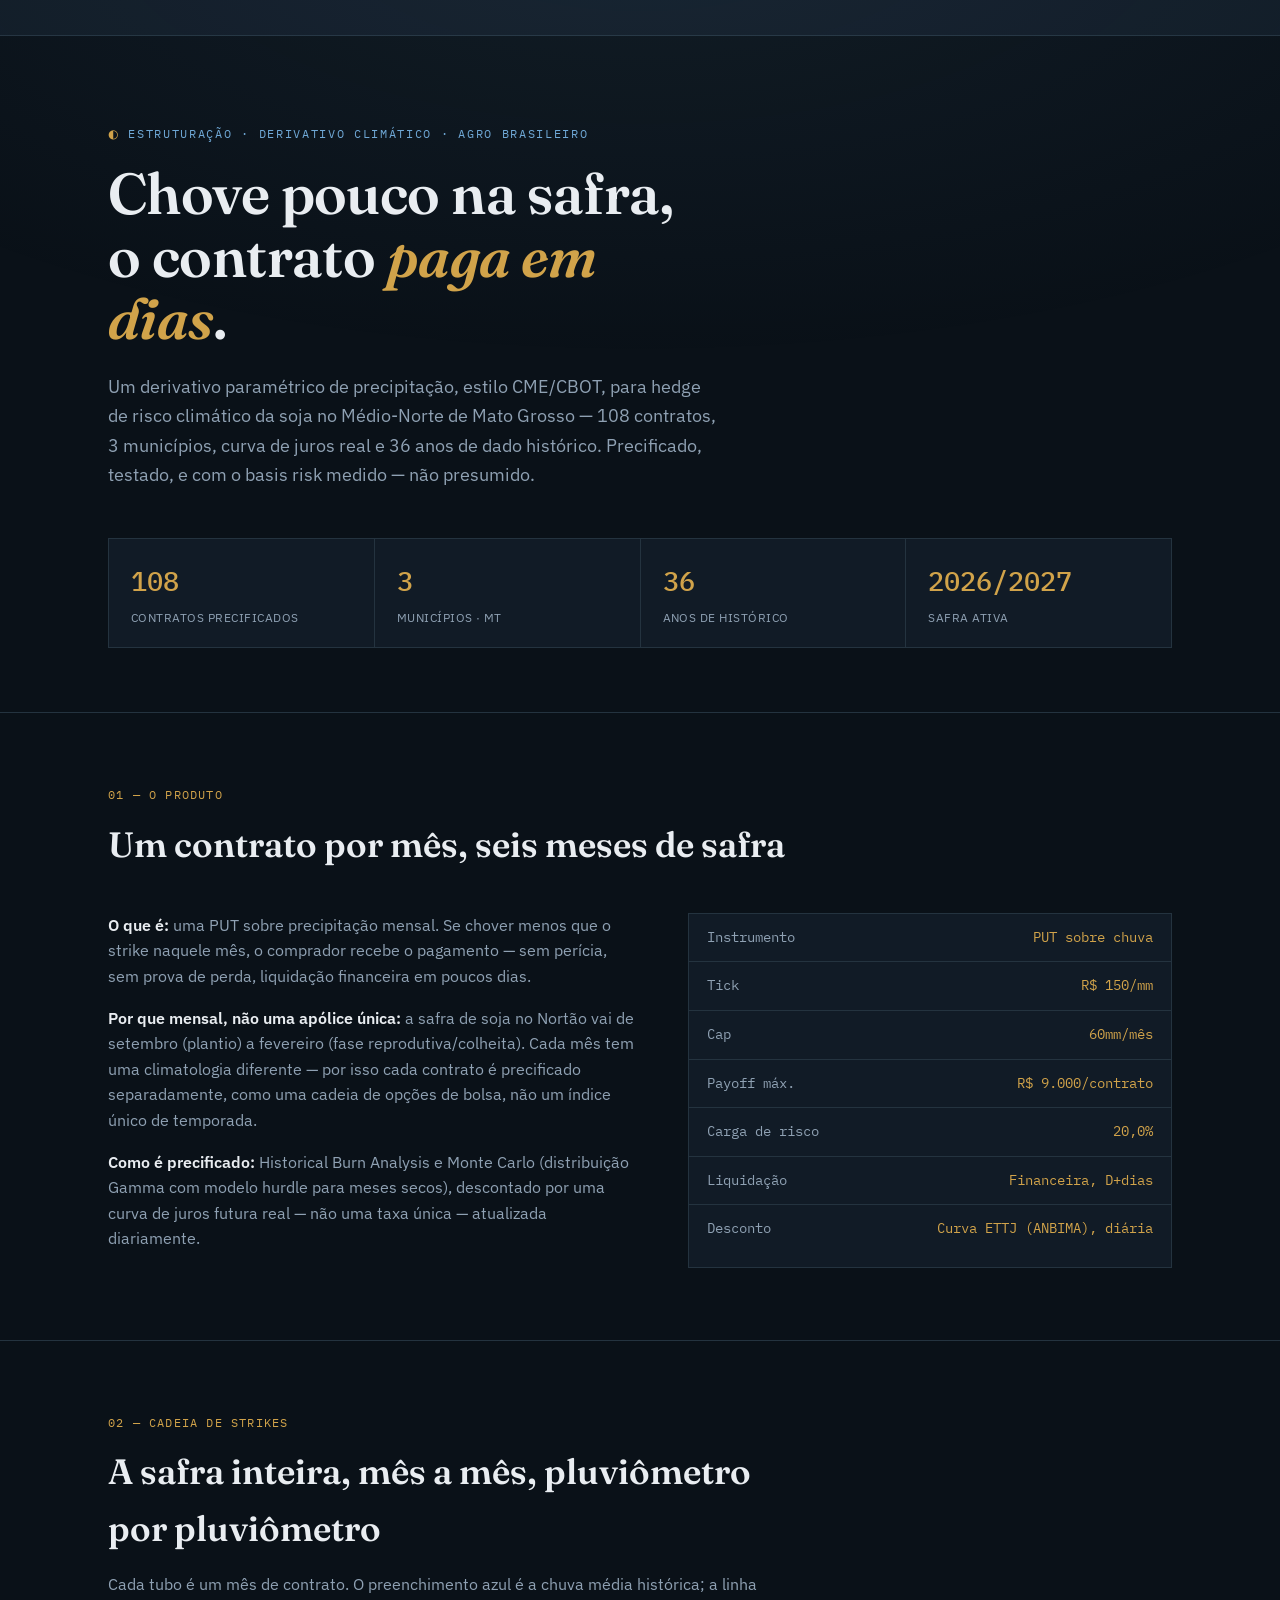
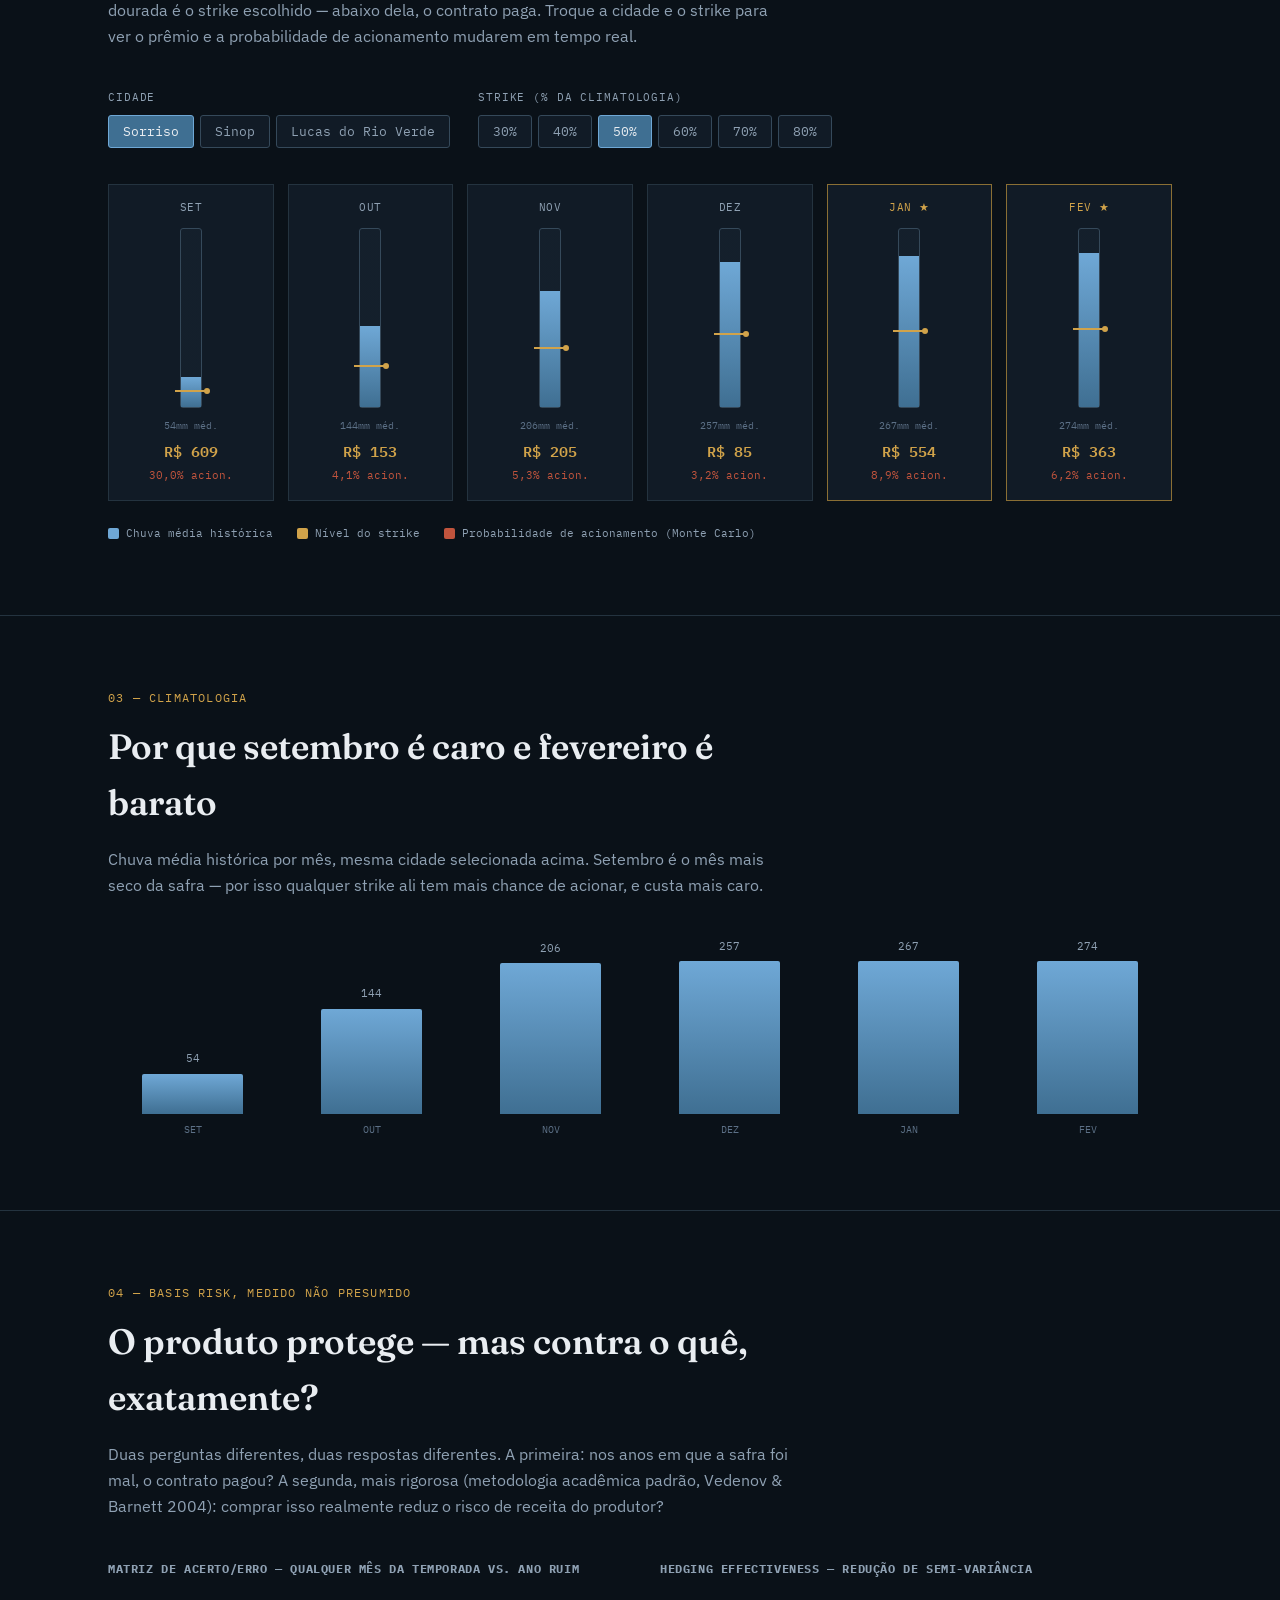
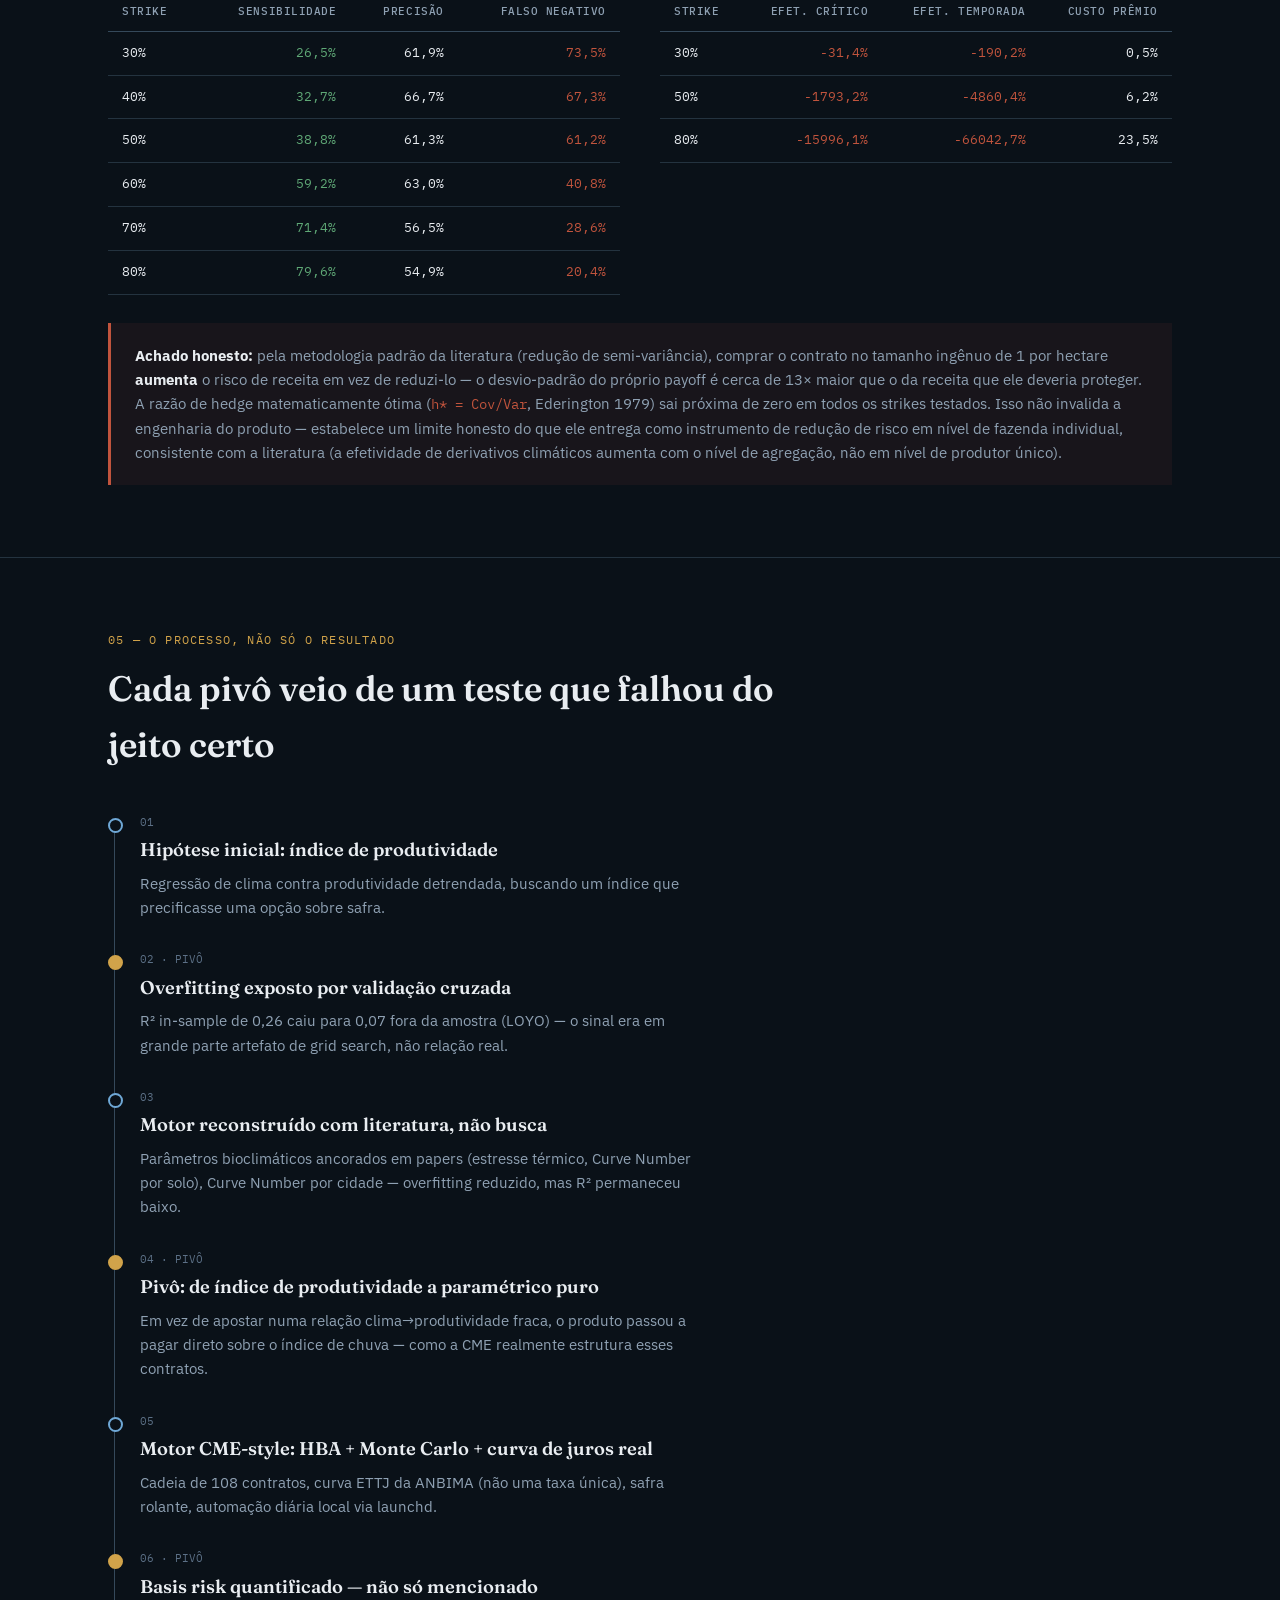
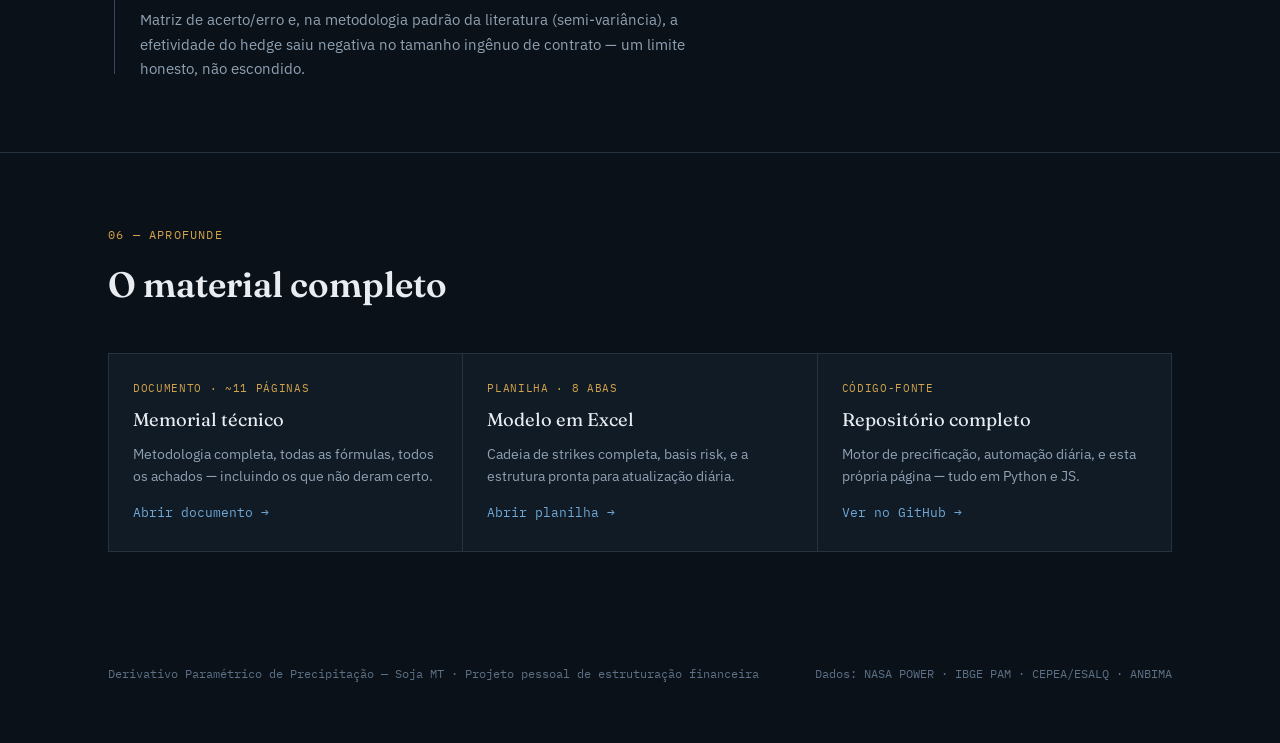
<file: index.html>
<!DOCTYPE html>
<html lang="pt-BR">
<head>
<meta charset="UTF-8">
<meta name="viewport" content="width=device-width, initial-scale=1.0">
<title>Derivativo Paramétrico de Precipitação — Soja MT</title>
<meta name="description" content="Derivativo climático estilo CME/CBOT para hedge de risco de precipitação na soja do Médio-Norte do Mato Grosso. Precificação, basis risk e hedging effectiveness quantificados.">
<link rel="preconnect" href="https://fonts.googleapis.com">
<link href="https://fonts.googleapis.com/css2?family=Fraunces:ital,opsz,wght@0,9..144,400;0,9..144,600;1,9..144,500&family=IBM+Plex+Sans:wght@400;500;600&family=IBM+Plex+Mono:wght@400;500;600&display=swap" rel="stylesheet">
<link rel="stylesheet" href="style.css">
</head>
<body>

<div class="ticker" aria-hidden="true">
  <div class="ticker__track" id="tickerTrack"></div>
</div>

<header class="hero">
  <div class="wrap">
    <div class="hero__eyebrow">Estruturação · Derivativo Climático · Agro Brasileiro</div>
    <h1>Chove pouco na safra,<br>o contrato <em>paga em dias</em>.</h1>
    <p class="hero__sub">
      Um derivativo paramétrico de precipitação, estilo CME/CBOT, para hedge de risco climático
      da soja no Médio-Norte de Mato Grosso — 108 contratos, 3 municípios, curva de juros real
      e 36 anos de dado histórico. Precificado, testado, e com o basis risk medido — não presumido.
    </p>
    <div class="hero__stats" id="heroStats"></div>
  </div>
</header>

<section id="overview">
  <div class="wrap">
    <div class="section__head">
      <div class="section__eyebrow">01 — O produto</div>
      <h2 class="section__title">Um contrato por mês, seis meses de safra</h2>
    </div>
    <div class="overview">
      <div class="overview__text">
        <p><strong>O que é:</strong> uma PUT sobre precipitação mensal. Se chover menos que o
        strike naquele mês, o comprador recebe o pagamento — sem perícia, sem prova de perda,
        liquidação financeira em poucos dias.</p>
        <p><strong>Por que mensal, não uma apólice única:</strong> a safra de soja no Nortão vai
        de setembro (plantio) a fevereiro (fase reprodutiva/colheita). Cada mês tem uma
        climatologia diferente — por isso cada contrato é precificado separadamente, como uma
        cadeia de opções de bolsa, não um índice único de temporada.</p>
        <p><strong>Como é precificado:</strong> Historical Burn Analysis e Monte Carlo
        (distribuição Gamma com modelo hurdle para meses secos), descontado por uma curva de
        juros futura real — não uma taxa única — atualizada diariamente.</p>
      </div>
      <div class="spec" id="specTable"></div>
    </div>
  </div>
</section>

<section id="chain">
  <div class="wrap">
    <div class="section__head">
      <div class="section__eyebrow">02 — Cadeia de strikes</div>
      <h2 class="section__title">A safra inteira, mês a mês, pluviômetro por pluviômetro</h2>
      <p class="section__desc">
        Cada tubo é um mês de contrato. O preenchimento azul é a chuva média histórica; a linha
        dourada é o strike escolhido — abaixo dela, o contrato paga. Troque a cidade e o strike
        para ver o prêmio e a probabilidade de acionamento mudarem em tempo real.
      </p>
    </div>

    <div class="gauge-controls">
      <div class="control-group">
        <label>Cidade</label>
        <div class="pillbar" id="cityPills"></div>
      </div>
      <div class="control-group">
        <label>Strike (% da climatologia)</label>
        <div class="pillbar" id="strikePills"></div>
      </div>
    </div>

    <div class="gauge-chain" id="gaugeChain"></div>

    <div class="gauge-legend">
      <span><i class="swatch" style="background:var(--rain)"></i> Chuva média histórica</span>
      <span><i class="swatch" style="background:var(--gold)"></i> Nível do strike</span>
      <span><i class="swatch" style="background:var(--terra)"></i> Probabilidade de acionamento (Monte Carlo)</span>
    </div>
  </div>
</section>

<section id="clima">
  <div class="wrap">
    <div class="section__head">
      <div class="section__eyebrow">03 — Climatologia</div>
      <h2 class="section__title">Por que setembro é caro e fevereiro é barato</h2>
      <p class="section__desc">
        Chuva média histórica por mês, mesma cidade selecionada acima. Setembro é o mês mais
        seco da safra — por isso qualquer strike ali tem mais chance de acionar, e custa mais caro.
      </p>
    </div>
    <div class="clima-grid" id="climaGrid"></div>
  </div>
</section>

<section id="risk">
  <div class="wrap">
    <div class="section__head">
      <div class="section__eyebrow">04 — Basis risk, medido não presumido</div>
      <h2 class="section__title">O produto protege — mas contra o quê, exatamente?</h2>
      <p class="section__desc">
        Duas perguntas diferentes, duas respostas diferentes. A primeira: nos anos em que a
        safra foi mal, o contrato pagou? A segunda, mais rigorosa (metodologia acadêmica padrão,
        Vedenov &amp; Barnett 2004): comprar isso realmente reduz o risco de receita do produtor?
      </p>
    </div>

    <div class="tables-row">
      <div>
        <h3 style="font-family:var(--font-mono);font-size:12px;text-transform:uppercase;color:var(--mist);letter-spacing:.05em;margin-bottom:14px;">
          Matriz de acerto/erro — qualquer mês da temporada vs. ano ruim
        </h3>
        <table class="datatable">
          <thead><tr><th>Strike</th><th>Sensibilidade</th><th>Precisão</th><th>Falso negativo</th></tr></thead>
          <tbody id="basisRiskBody"></tbody>
        </table>
      </div>
      <div>
        <h3 style="font-family:var(--font-mono);font-size:12px;text-transform:uppercase;color:var(--mist);letter-spacing:.05em;margin-bottom:14px;">
          Hedging effectiveness — redução de semi-variância
        </h3>
        <table class="datatable">
          <thead><tr><th>Strike</th><th>Efet. crítico</th><th>Efet. temporada</th><th>Custo prêmio</th></tr></thead>
          <tbody id="semiVarBody"></tbody>
        </table>
      </div>
    </div>

    <div class="finding-banner">
      <strong>Achado honesto:</strong> pela metodologia padrão da literatura (redução de
      semi-variância), comprar o contrato no tamanho ingênuo de 1 por hectare <strong>aumenta</strong>
      o risco de receita em vez de reduzi-lo — o desvio-padrão do próprio payoff é
      cerca de 13× maior que o da receita que ele deveria proteger. A razão de hedge
      matematicamente ótima (<code>h* = Cov/Var</code>, Ederington 1979) sai próxima de zero em
      todos os strikes testados. Isso não invalida a engenharia do produto — estabelece um limite
      honesto do que ele entrega como instrumento de redução de risco em nível de fazenda
      individual, consistente com a literatura (a efetividade de derivativos climáticos aumenta
      com o nível de agregação, não em nível de produtor único).
    </div>
  </div>
</section>

<section id="journey">
  <div class="wrap">
    <div class="section__head">
      <div class="section__eyebrow">05 — O processo, não só o resultado</div>
      <h2 class="section__title">Cada pivô veio de um teste que falhou do jeito certo</h2>
    </div>
    <div class="timeline" id="timeline"></div>
  </div>
</section>

<section id="resources" style="border-bottom:none;">
  <div class="wrap">
    <div class="section__head">
      <div class="section__eyebrow">06 — Aprofunde</div>
      <h2 class="section__title">O material completo</h2>
    </div>
    <div class="resources">
      <div class="resource">
        <div class="resource__label">Documento · ~11 páginas</div>
        <div class="resource__title">Memorial técnico</div>
        <div class="resource__desc">Metodologia completa, todas as fórmulas, todos os achados — incluindo os que não deram certo.</div>
        <a class="resource__link" href="./Memorial_Tecnico_Derivativo_Chuva_Soja.docx">Abrir documento →</a>
      </div>
      <div class="resource">
        <div class="resource__label">Planilha · 8 abas</div>
        <div class="resource__title">Modelo em Excel</div>
        <div class="resource__desc">Cadeia de strikes completa, basis risk, e a estrutura pronta para atualização diária.</div>
        <a class="resource__link" href="./Derivativo_Precipitacao_Soja_MT.xlsx">Abrir planilha →</a>
      </div>
      <div class="resource">
        <div class="resource__label">Código-fonte</div>
        <div class="resource__title">Repositório completo</div>
        <div class="resource__desc">Motor de precificação, automação diária, e esta própria página — tudo em Python e JS.</div>
        <a class="resource__link" href="https://github.com/">Ver no GitHub →</a>
      </div>
    </div>
  </div>
</section>

<footer>
  <div class="wrap">
    <span class="foot-text">Derivativo Paramétrico de Precipitação — Soja MT · Projeto pessoal de estruturação financeira</span>
    <span class="foot-text">Dados: NASA POWER · IBGE PAM · CEPEA/ESALQ · ANBIMA</span>
  </div>
</footer>

<script src="data.js"></script>
<script src="script.js"></script>
</body>
</html>
</file>
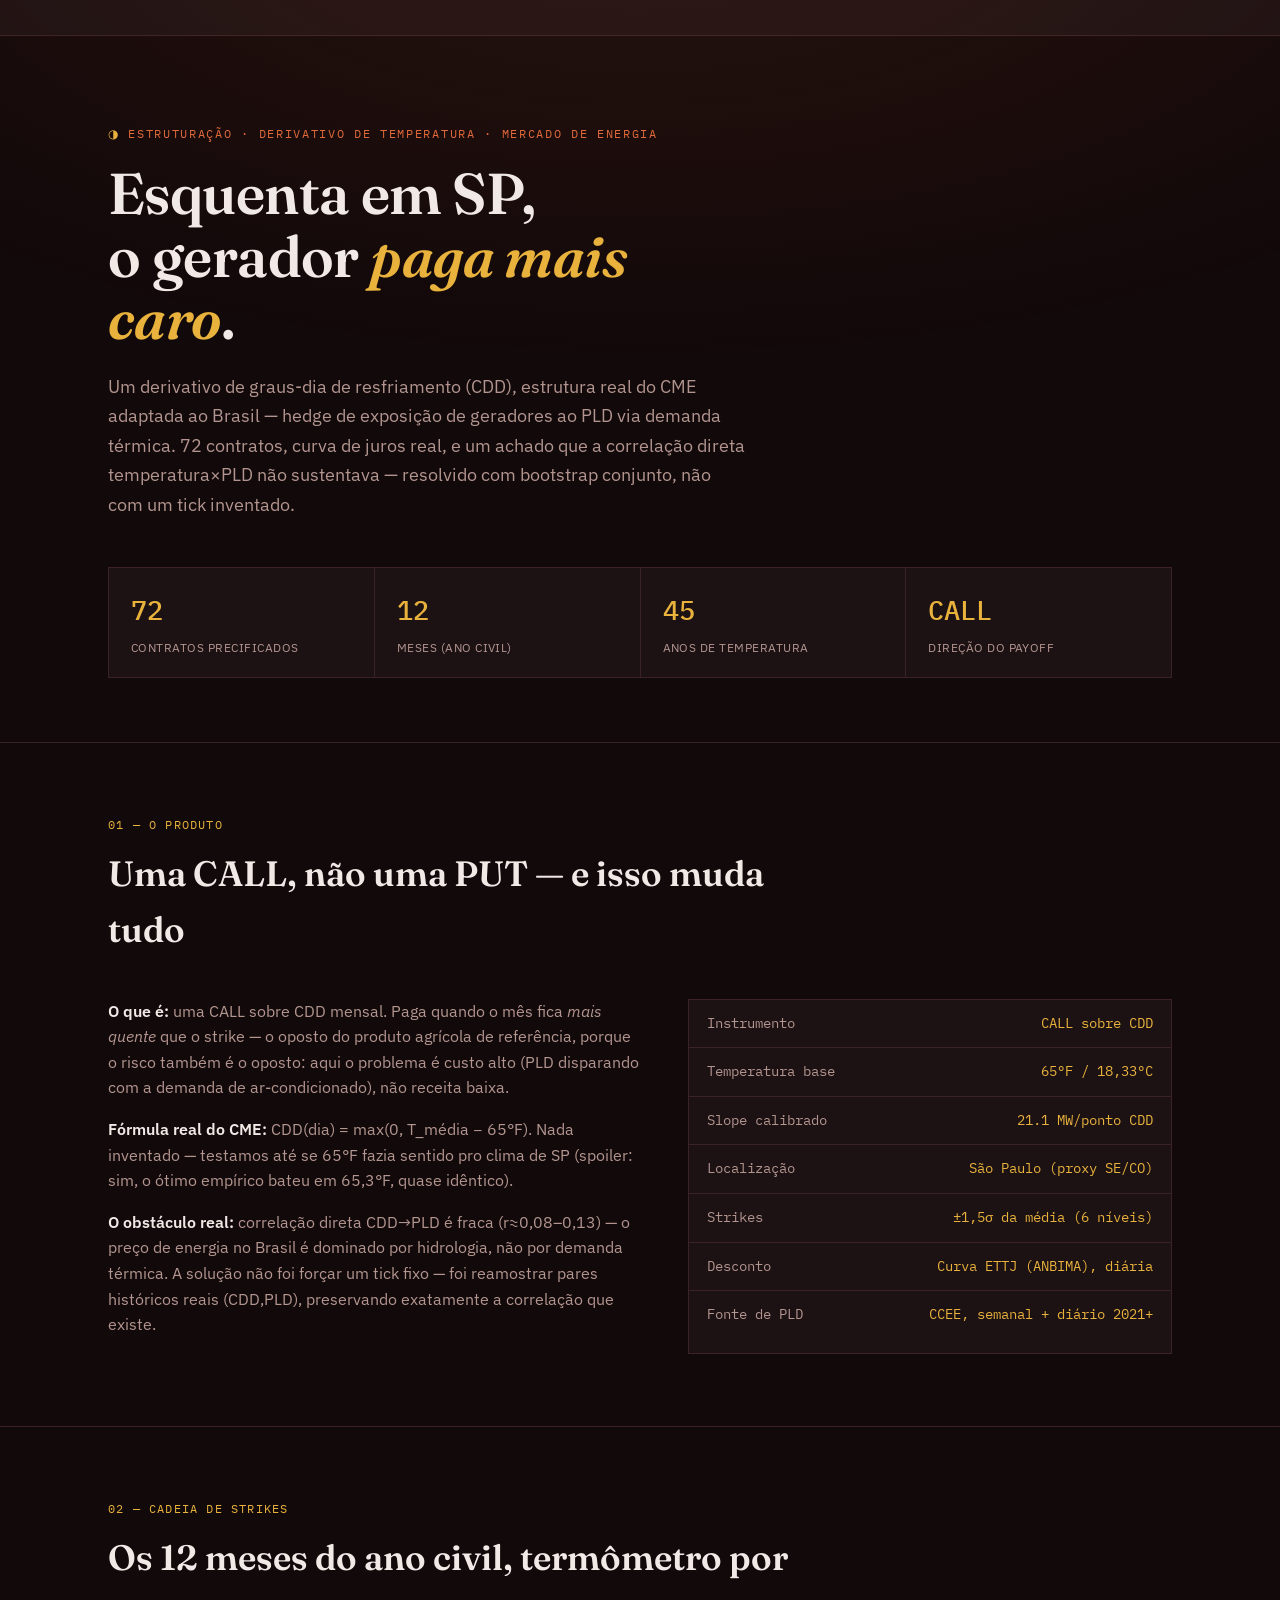
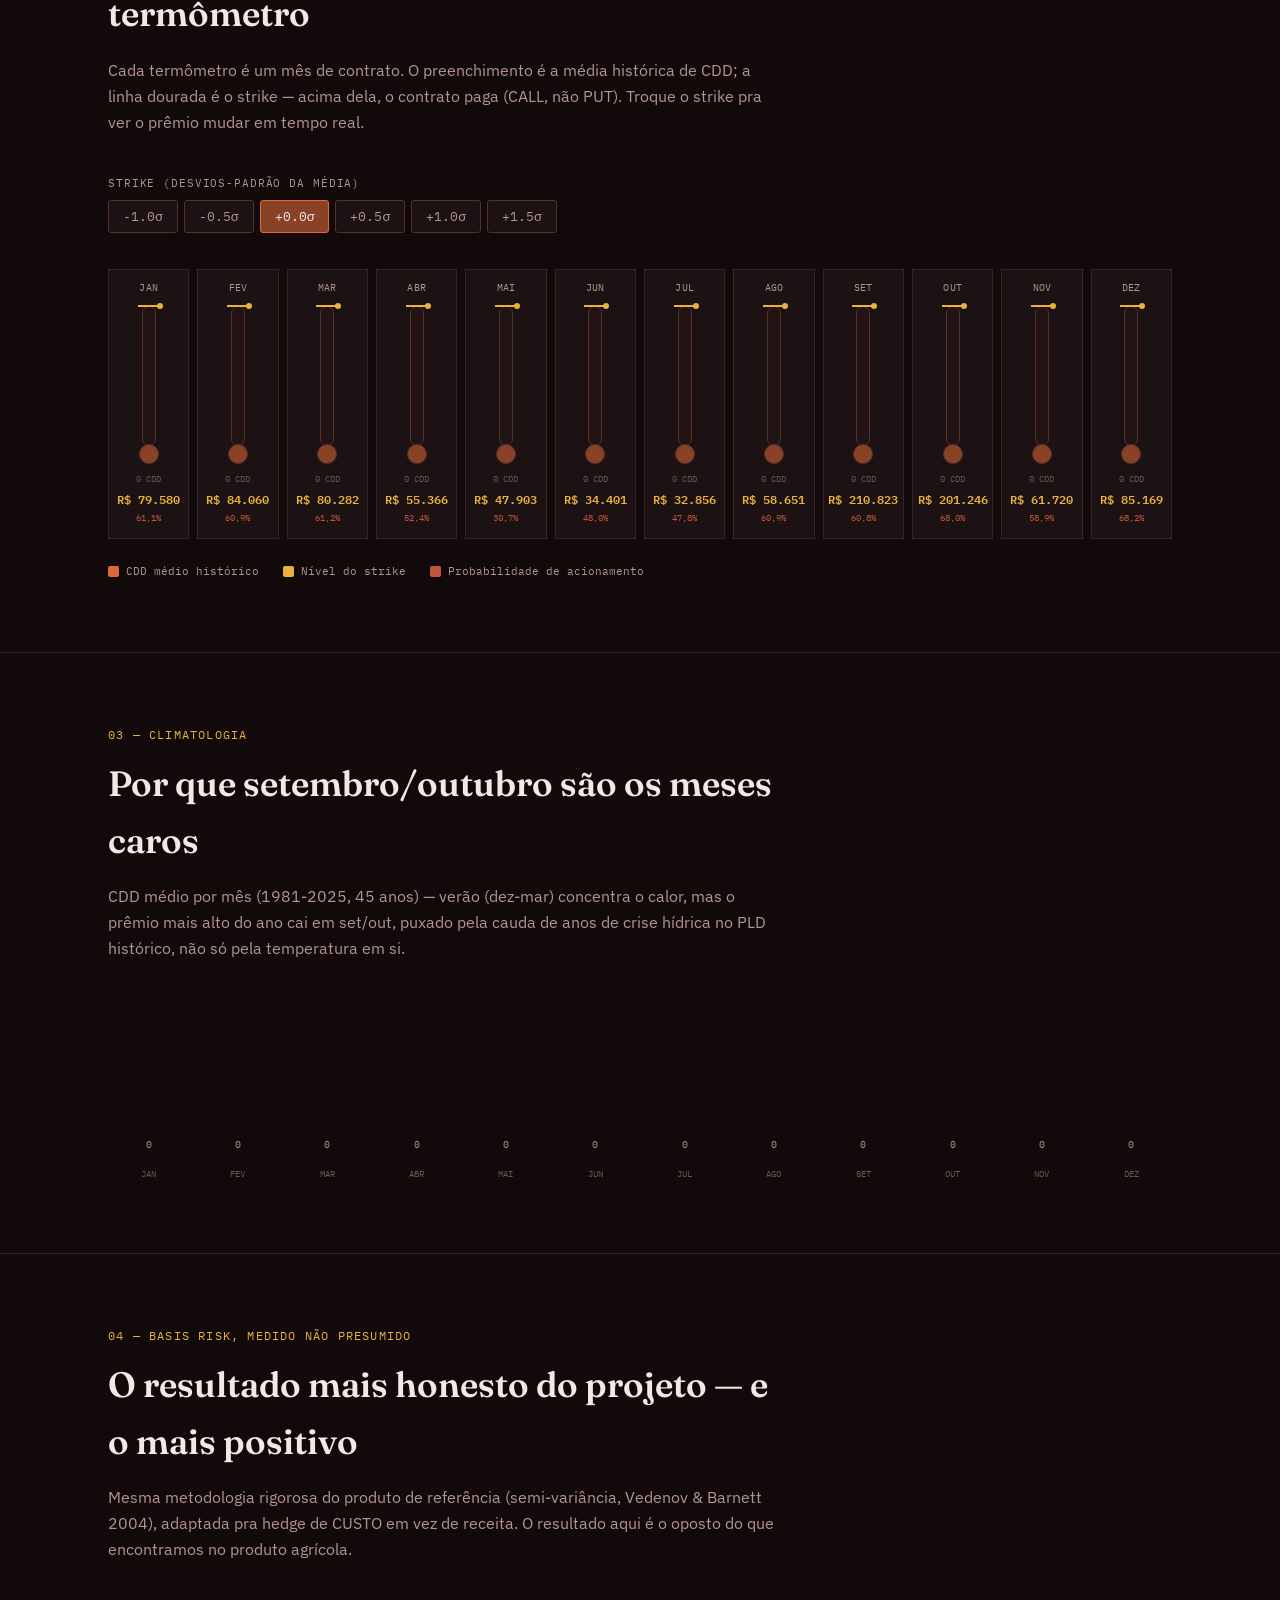
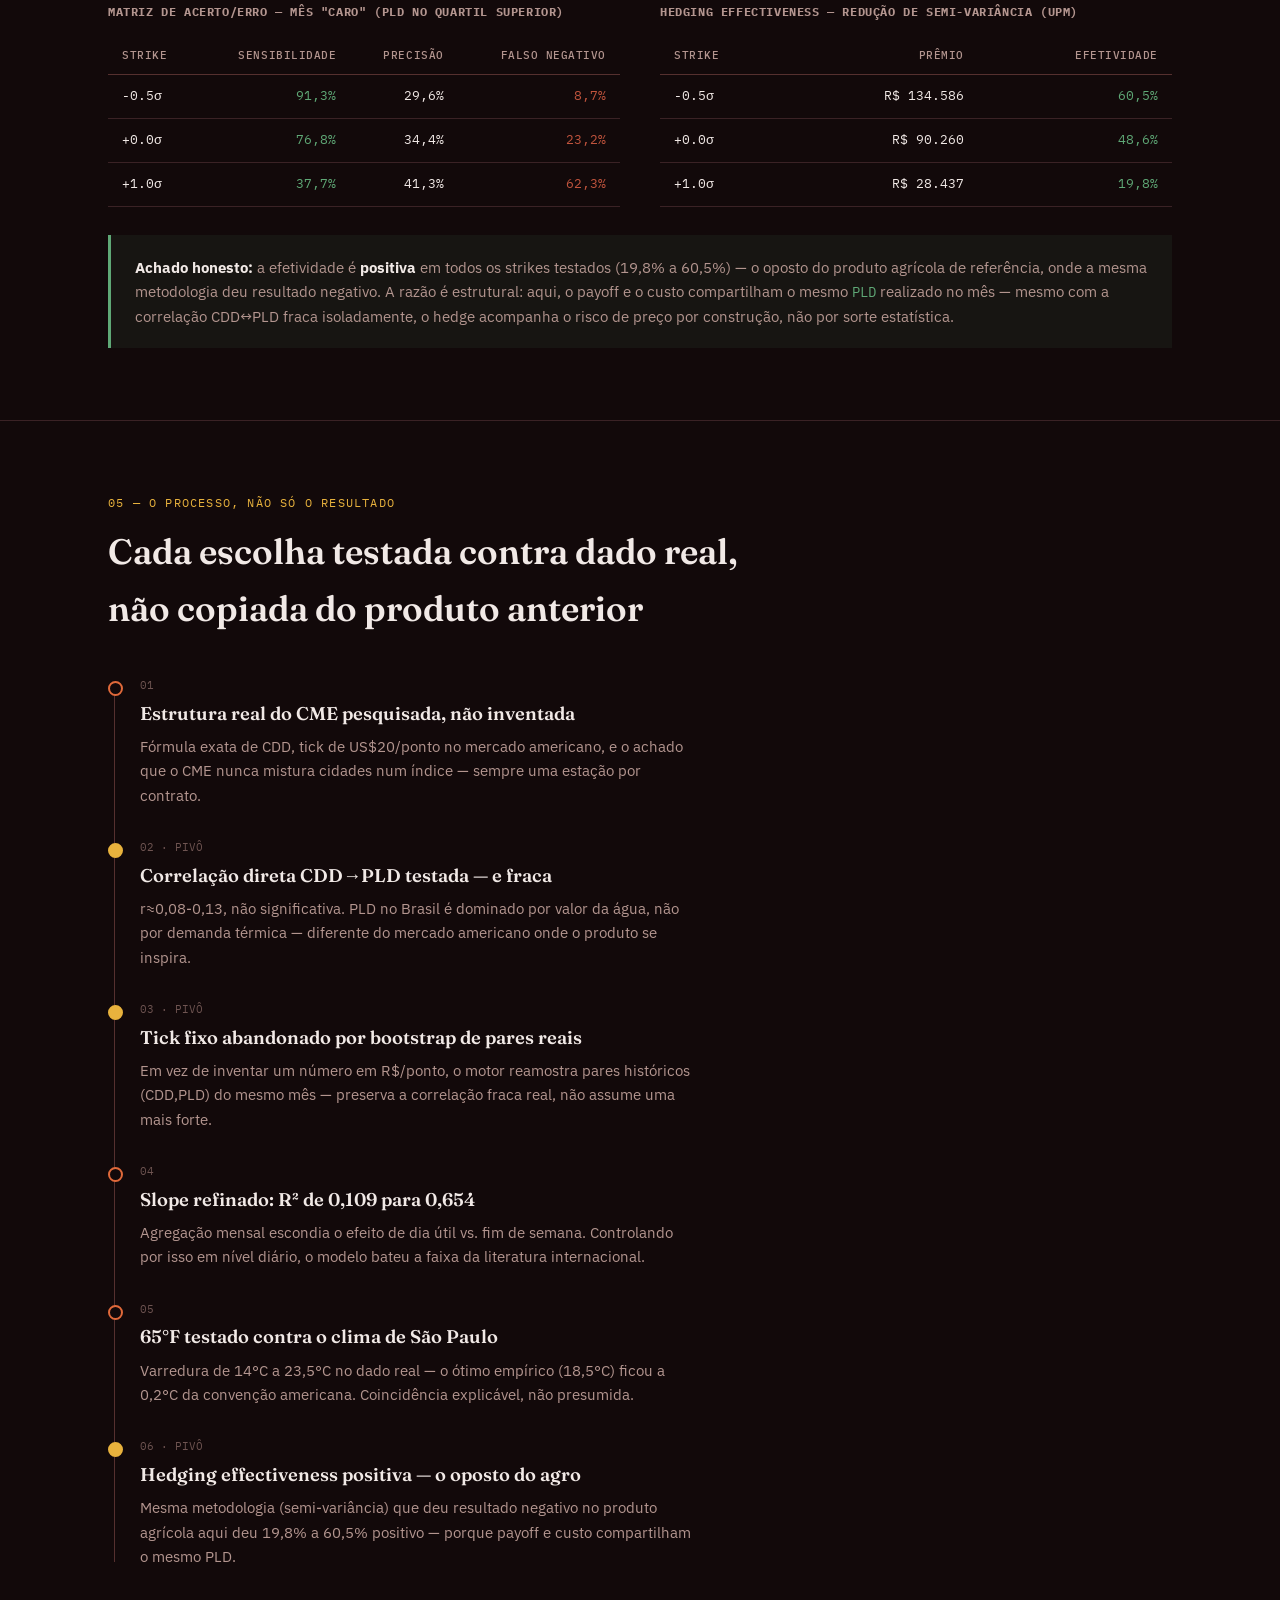
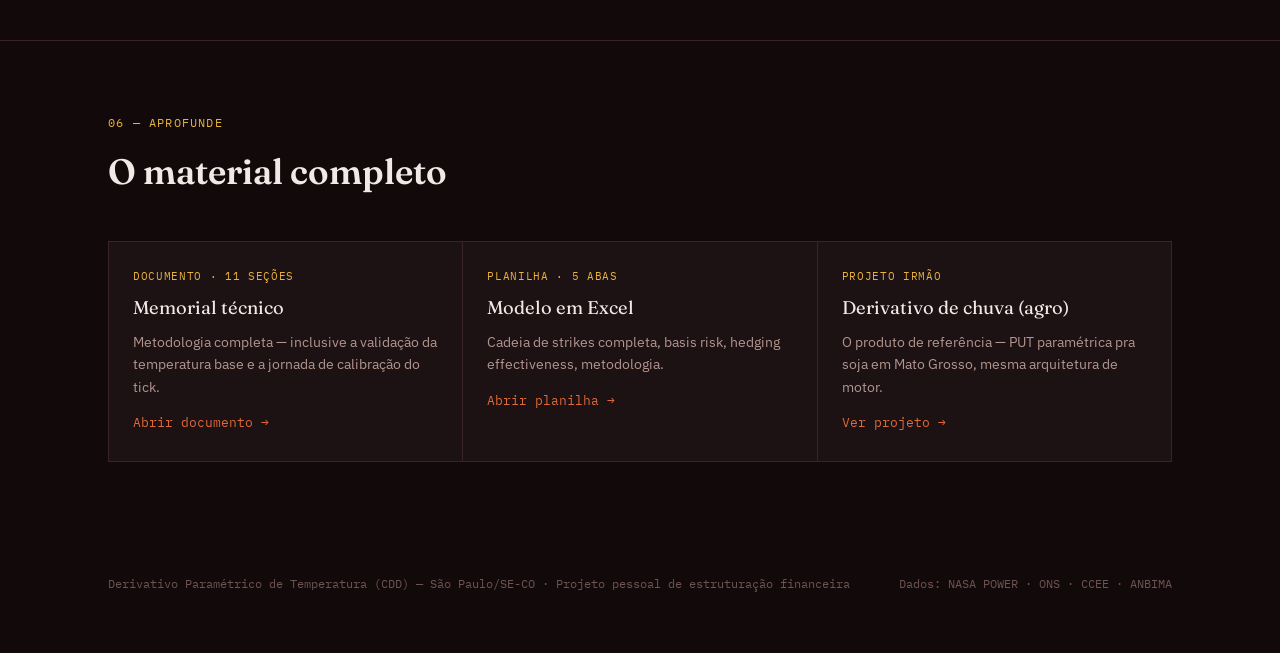
<file: temperatura-sp/index.html>
<!DOCTYPE html>
<html lang="pt-BR">
<head>
<meta charset="UTF-8">
<meta name="viewport" content="width=device-width, initial-scale=1.0">
<title>Derivativo Paramétrico de Temperatura (CDD) — São Paulo</title>
<meta name="description" content="Derivativo climático estilo CME de graus-dia de resfriamento (CDD) para hedge de exposição de geradores ao PLD via demanda térmica em São Paulo. Precificação, basis risk e hedging effectiveness quantificados.">
<link rel="preconnect" href="https://fonts.googleapis.com">
<link href="https://fonts.googleapis.com/css2?family=Fraunces:ital,opsz,wght@0,9..144,400;0,9..144,600;1,9..144,500&family=IBM+Plex+Sans:wght@400;500;600&family=IBM+Plex+Mono:wght@400;500;600&display=swap" rel="stylesheet">
<link rel="stylesheet" href="style.css">
</head>
<body>

<div class="ticker" aria-hidden="true"><div class="ticker__track" id="tickerTrack"></div></div>

<header class="hero">
  <div class="wrap">
    <div class="hero__eyebrow">Estruturação · Derivativo de Temperatura · Mercado de Energia</div>
    <h1>Esquenta em SP,<br>o gerador <em>paga mais caro</em>.</h1>
    <p class="hero__sub">
      Um derivativo de graus-dia de resfriamento (CDD), estrutura real do CME adaptada ao Brasil —
      hedge de exposição de geradores ao PLD via demanda térmica. 72 contratos, curva de juros real,
      e um achado que a correlação direta temperatura×PLD não sustentava — resolvido com bootstrap
      conjunto, não com um tick inventado.
    </p>
    <div class="hero__stats" id="heroStats"></div>
  </div>
</header>

<section id="overview">
  <div class="wrap">
    <div class="section__head">
      <div class="section__eyebrow">01 — O produto</div>
      <h2 class="section__title">Uma CALL, não uma PUT — e isso muda tudo</h2>
    </div>
    <div class="overview">
      <div class="overview__text">
        <p><strong>O que é:</strong> uma CALL sobre CDD mensal. Paga quando o mês fica <em>mais quente</em>
        que o strike — o oposto do produto agrícola de referência, porque o risco também é o oposto:
        aqui o problema é custo alto (PLD disparando com a demanda de ar-condicionado), não receita baixa.</p>
        <p><strong>Fórmula real do CME:</strong> CDD(dia) = max(0, T_média − 65°F). Nada inventado —
        testamos até se 65°F fazia sentido pro clima de SP (spoiler: sim, o ótimo empírico bateu em
        65,3°F, quase idêntico).</p>
        <p><strong>O obstáculo real:</strong> correlação direta CDD→PLD é fraca (r≈0,08–0,13) — o preço
        de energia no Brasil é dominado por hidrologia, não por demanda térmica. A solução não foi
        forçar um tick fixo — foi reamostrar pares históricos reais (CDD,PLD), preservando exatamente
        a correlação que existe.</p>
      </div>
      <div class="spec" id="specTable"></div>
    </div>
  </div>
</section>

<section id="chain">
  <div class="wrap">
    <div class="section__head">
      <div class="section__eyebrow">02 — Cadeia de strikes</div>
      <h2 class="section__title">Os 12 meses do ano civil, termômetro por termômetro</h2>
      <p class="section__desc">
        Cada termômetro é um mês de contrato. O preenchimento é a média histórica de CDD; a linha
        dourada é o strike — acima dela, o contrato paga (CALL, não PUT). Troque o strike pra ver
        o prêmio mudar em tempo real.
      </p>
    </div>
    <div class="gauge-controls">
      <div class="control-group">
        <label>Strike (desvios-padrão da média)</label>
        <div class="pillbar" id="strikePills"></div>
      </div>
    </div>
    <div class="therm-chain" id="thermChain"></div>
    <div class="gauge-legend">
      <span><i class="swatch" style="background:var(--heat)"></i> CDD médio histórico</span>
      <span><i class="swatch" style="background:var(--volt)"></i> Nível do strike</span>
      <span><i class="swatch" style="background:var(--negative)"></i> Probabilidade de acionamento</span>
    </div>
  </div>
</section>

<section id="clima">
  <div class="wrap">
    <div class="section__head">
      <div class="section__eyebrow">03 — Climatologia</div>
      <h2 class="section__title">Por que setembro/outubro são os meses caros</h2>
      <p class="section__desc">
        CDD médio por mês (1981-2025, 45 anos) — verão (dez-mar) concentra o calor, mas o prêmio mais
        alto do ano cai em set/out, puxado pela cauda de anos de crise hídrica no PLD histórico, não
        só pela temperatura em si.
      </p>
    </div>
    <div class="clima-grid" id="climaGrid"></div>
  </div>
</section>

<section id="risk">
  <div class="wrap">
    <div class="section__head">
      <div class="section__eyebrow">04 — Basis risk, medido não presumido</div>
      <h2 class="section__title">O resultado mais honesto do projeto — e o mais positivo</h2>
      <p class="section__desc">
        Mesma metodologia rigorosa do produto de referência (semi-variância, Vedenov & Barnett 2004),
        adaptada pra hedge de CUSTO em vez de receita. O resultado aqui é o oposto do que encontramos
        no produto agrícola.
      </p>
    </div>
    <div class="tables-row">
      <div>
        <h3 style="font-family:var(--font-mono);font-size:12px;text-transform:uppercase;color:var(--mist);letter-spacing:.05em;margin-bottom:14px;">
          Matriz de acerto/erro — mês "caro" (PLD no quartil superior)
        </h3>
        <table class="datatable">
          <thead><tr><th>Strike</th><th>Sensibilidade</th><th>Precisão</th><th>Falso negativo</th></tr></thead>
          <tbody id="basisRiskBody"></tbody>
        </table>
      </div>
      <div>
        <h3 style="font-family:var(--font-mono);font-size:12px;text-transform:uppercase;color:var(--mist);letter-spacing:.05em;margin-bottom:14px;">
          Hedging effectiveness — redução de semi-variância (UPM)
        </h3>
        <table class="datatable">
          <thead><tr><th>Strike</th><th>Prêmio</th><th>Efetividade</th></tr></thead>
          <tbody id="semiVarBody"></tbody>
        </table>
      </div>
    </div>
    <div class="finding-banner">
      <strong>Achado honesto:</strong> a efetividade é <strong>positiva</strong> em todos os strikes
      testados (19,8% a 60,5%) — o oposto do produto agrícola de referência, onde a mesma metodologia
      deu resultado negativo. A razão é estrutural: aqui, o payoff e o custo compartilham o mesmo
      <code>PLD</code> realizado no mês — mesmo com a correlação CDD↔PLD fraca isoladamente, o hedge
      acompanha o risco de preço por construção, não por sorte estatística.
    </div>
  </div>
</section>

<section id="journey">
  <div class="wrap">
    <div class="section__head">
      <div class="section__eyebrow">05 — O processo, não só o resultado</div>
      <h2 class="section__title">Cada escolha testada contra dado real, não copiada do produto anterior</h2>
    </div>
    <div class="timeline" id="timeline"></div>
  </div>
</section>

<section id="resources" style="border-bottom:none;">
  <div class="wrap">
    <div class="section__head">
      <div class="section__eyebrow">06 — Aprofunde</div>
      <h2 class="section__title">O material completo</h2>
    </div>
    <div class="resources">
      <div class="resource">
        <div class="resource__label">Documento · 11 seções</div>
        <div class="resource__title">Memorial técnico</div>
        <div class="resource__desc">Metodologia completa — inclusive a validação da temperatura base e a jornada de calibração do tick.</div>
        <a class="resource__link" href="./Memorial_Tecnico_Derivativo_Temperatura_SP.docx">Abrir documento →</a>
      </div>
      <div class="resource">
        <div class="resource__label">Planilha · 5 abas</div>
        <div class="resource__title">Modelo em Excel</div>
        <div class="resource__desc">Cadeia de strikes completa, basis risk, hedging effectiveness, metodologia.</div>
        <a class="resource__link" href="./Derivativo_Temperatura_SP.xlsx">Abrir planilha →</a>
      </div>
      <div class="resource">
        <div class="resource__label">Projeto irmão</div>
        <div class="resource__title">Derivativo de chuva (agro)</div>
        <div class="resource__desc">O produto de referência — PUT paramétrica pra soja em Mato Grosso, mesma arquitetura de motor.</div>
        <a class="resource__link" href="../">Ver projeto →</a>
      </div>
    </div>
  </div>
</section>

<footer>
  <div class="wrap">
    <span class="foot-text">Derivativo Paramétrico de Temperatura (CDD) — São Paulo/SE-CO · Projeto pessoal de estruturação financeira</span>
    <span class="foot-text">Dados: NASA POWER · ONS · CCEE · ANBIMA</span>
  </div>
</footer>

<script src="data.js"></script>
<script src="script.js"></script>
</body>
</html>
</file>
<file: style.css>
/* ============================================================================
   TOKENS
   Paleta: noite-antes-da-tempestade (fundo) + azul-chuva / ouro-soja (dados)
   + terracota (risco/negativo) — evita o padrão bege+terracota ou
   preto+verde-ácido genéricos.
   Tipografia: Fraunces (display, personalidade editorial/científica) +
   IBM Plex Sans (corpo) + IBM Plex Mono (dados/ticker) — mesma superfamília
   Plex para corpo e dado cria coesão intencional.
============================================================================ */
:root {
  --bg-void: #0a1118;
  --bg-panel: #111b26;
  --bg-panel-raised: #16222f;
  --line: #24333f;
  --line-bright: #35495a;

  --rain: #6fa8d6;
  --rain-dim: #3f6f92;
  --gold: #d1a34a;
  --gold-dim: #8a6f34;
  --terra: #c1543d;
  --terra-dim: #7a3626;
  --positive: #5fa876;

  --paper: #e9edf1;
  --mist: #8fa1b3;
  --mist-dim: #5c7086;

  --font-display: "Fraunces", Georgia, serif;
  --font-body: "IBM Plex Sans", -apple-system, sans-serif;
  --font-mono: "IBM Plex Mono", ui-monospace, monospace;

  --radius: 3px;
  --gauge-max: 300; /* mm de referencia para escala visual dos tubos */
}

* { box-sizing: border-box; margin: 0; padding: 0; }

html { scroll-behavior: smooth; }

body {
  background: var(--bg-void);
  color: var(--paper);
  font-family: var(--font-body);
  font-size: 16px;
  line-height: 1.6;
  -webkit-font-smoothing: antialiased;
}

body::before {
  content: "";
  position: fixed;
  inset: 0;
  background-image:
    radial-gradient(ellipse 80% 50% at 50% -10%, rgba(111, 168, 214, 0.08), transparent);
  pointer-events: none;
  z-index: 0;
}

a { color: var(--rain); text-decoration: none; }
a:hover { text-decoration: underline; }
a:focus-visible, button:focus-visible, select:focus-visible {
  outline: 2px solid var(--gold);
  outline-offset: 2px;
}

.wrap { max-width: 1120px; margin: 0 auto; padding: 0 28px; position: relative; z-index: 1; }

/* ============================================================================
   TICKER
============================================================================ */
.ticker {
  border-bottom: 1px solid var(--line);
  background: var(--bg-panel);
  overflow: hidden;
  white-space: nowrap;
  font-family: var(--font-mono);
  font-size: 12px;
  color: var(--mist);
  padding: 8px 0;
}
.ticker__track {
  display: inline-block;
  padding-left: 100%;
  animation: ticker-scroll 42s linear infinite;
}
.ticker__track span { margin-right: 48px; }
.ticker__track span b { color: var(--gold); font-weight: 600; }
@keyframes ticker-scroll {
  from { transform: translateX(0); }
  to { transform: translateX(-100%); }
}
@media (prefers-reduced-motion: reduce) {
  .ticker__track { animation: none; padding-left: 0; }
}

/* ============================================================================
   HERO
============================================================================ */
.hero {
  padding: 88px 0 64px;
  border-bottom: 1px solid var(--line);
}
.hero__eyebrow {
  font-family: var(--font-mono);
  font-size: 12px;
  letter-spacing: 0.14em;
  text-transform: uppercase;
  color: var(--rain);
  margin-bottom: 20px;
}
.hero__eyebrow::before { content: "◐ "; color: var(--gold); }
.hero h1 {
  font-family: var(--font-display);
  font-weight: 600;
  font-size: clamp(2.2rem, 5vw, 3.6rem);
  line-height: 1.08;
  letter-spacing: -0.01em;
  max-width: 15ch;
  color: var(--paper);
}
.hero h1 em {
  font-style: italic;
  color: var(--gold);
}
.hero__sub {
  margin-top: 22px;
  font-size: 1.15rem;
  color: var(--mist);
  max-width: 56ch;
}
.hero__stats {
  margin-top: 48px;
  display: grid;
  grid-template-columns: repeat(4, 1fr);
  gap: 1px;
  background: var(--line);
  border: 1px solid var(--line);
}
.stat {
  background: var(--bg-panel);
  padding: 20px 22px;
}
.stat__num {
  font-family: var(--font-mono);
  font-size: 1.7rem;
  color: var(--gold);
  font-weight: 500;
}
.stat__label {
  font-size: 12px;
  color: var(--mist);
  margin-top: 6px;
  text-transform: uppercase;
  letter-spacing: 0.04em;
}
@media (max-width: 720px) {
  .hero__stats { grid-template-columns: repeat(2, 1fr); }
}

/* ============================================================================
   SECTION SCAFFOLDING
============================================================================ */
section { padding: 72px 0; border-bottom: 1px solid var(--line); }
.section__head { margin-bottom: 40px; max-width: 68ch; }
.section__eyebrow {
  font-family: var(--font-mono);
  font-size: 12px;
  letter-spacing: 0.1em;
  text-transform: uppercase;
  color: var(--gold);
  margin-bottom: 12px;
}
.section__title {
  font-family: var(--font-display);
  font-size: clamp(1.6rem, 3vw, 2.2rem);
  font-weight: 600;
  color: var(--paper);
}
.section__desc { margin-top: 14px; color: var(--mist); font-size: 1.02rem; }

/* ============================================================================
   PRODUCT OVERVIEW / SPEC TABLE
============================================================================ */
.overview { display: grid; grid-template-columns: 1.1fr 1fr; gap: 48px; }
.overview__text p { color: var(--mist); margin-bottom: 16px; }
.overview__text strong { color: var(--paper); font-weight: 600; }
.spec {
  background: var(--bg-panel);
  border: 1px solid var(--line);
  font-family: var(--font-mono);
  font-size: 13.5px;
}
.spec__row {
  display: flex;
  justify-content: space-between;
  padding: 13px 18px;
  border-bottom: 1px solid var(--line);
}
.spec__row:last-child { border-bottom: none; }
.spec__k { color: var(--mist); }
.spec__v { color: var(--gold); text-align: right; }
@media (max-width: 860px) { .overview { grid-template-columns: 1fr; } }

/* ============================================================================
   RAIN GAUGE CHAIN (elemento assinatura)
============================================================================ */
.gauge-controls {
  display: flex;
  gap: 28px;
  flex-wrap: wrap;
  align-items: flex-end;
  margin-bottom: 36px;
}
.control-group label {
  display: block;
  font-family: var(--font-mono);
  font-size: 11px;
  text-transform: uppercase;
  letter-spacing: 0.08em;
  color: var(--mist);
  margin-bottom: 8px;
}
.pillbar { display: flex; gap: 6px; flex-wrap: wrap; }
.pill {
  font-family: var(--font-mono);
  font-size: 13px;
  padding: 7px 14px;
  background: var(--bg-panel);
  border: 1px solid var(--line-bright);
  color: var(--mist);
  cursor: pointer;
  border-radius: var(--radius);
  transition: all 0.15s ease;
}
.pill:hover { border-color: var(--rain); color: var(--paper); }
.pill.active { background: var(--rain-dim); border-color: var(--rain); color: var(--paper); }

.gauge-chain {
  display: grid;
  grid-template-columns: repeat(6, 1fr);
  gap: 14px;
}
.gauge {
  background: var(--bg-panel);
  border: 1px solid var(--line);
  padding: 14px 10px 16px;
  text-align: center;
  position: relative;
}
.gauge__month {
  font-family: var(--font-mono);
  font-size: 11px;
  text-transform: uppercase;
  color: var(--mist);
  letter-spacing: 0.04em;
  margin-bottom: 12px;
}
.gauge__tube {
  position: relative;
  height: 180px;
  width: 22px;
  margin: 0 auto;
  border: 1px solid var(--line-bright);
  border-radius: 3px;
  background: linear-gradient(180deg, rgba(111,168,214,0.03), rgba(111,168,214,0.03));
  overflow: visible;
}
.gauge__fill {
  position: absolute;
  bottom: 0; left: 0; right: 0;
  background: linear-gradient(180deg, var(--rain), var(--rain-dim));
  transition: height 0.5s cubic-bezier(.2,.8,.2,1);
}
.gauge__strike-line {
  position: absolute;
  left: -6px; right: -6px;
  height: 2px;
  background: var(--gold);
  transition: bottom 0.5s cubic-bezier(.2,.8,.2,1);
}
.gauge__strike-line::after {
  content: "";
  position: absolute;
  right: -3px; top: -2px;
  width: 6px; height: 6px;
  background: var(--gold);
  border-radius: 50%;
}
.gauge__mm {
  font-family: var(--font-mono);
  font-size: 10px;
  color: var(--mist-dim);
  margin-top: 10px;
}
.gauge__premio {
  font-family: var(--font-mono);
  font-size: 15px;
  color: var(--gold);
  font-weight: 600;
  margin-top: 6px;
}
.gauge__prob {
  font-family: var(--font-mono);
  font-size: 10.5px;
  color: var(--terra);
  margin-top: 3px;
}
.gauge--critical { border-color: var(--gold-dim); }
.gauge--critical .gauge__month { color: var(--gold); }

.gauge-legend {
  display: flex;
  gap: 24px;
  margin-top: 24px;
  font-family: var(--font-mono);
  font-size: 11px;
  color: var(--mist);
  flex-wrap: wrap;
}
.gauge-legend span { display: flex; align-items: center; gap: 7px; }
.swatch { width: 11px; height: 11px; display: inline-block; border-radius: 2px; }

@media (max-width: 760px) {
  .gauge-chain { grid-template-columns: repeat(3, 1fr); }
}

/* ============================================================================
   CLIMATOLOGY BARS
============================================================================ */
.clima-grid { display: grid; grid-template-columns: repeat(6, 1fr); gap: 10px; align-items: end; height: 200px; }
.clima-bar-wrap { display: flex; flex-direction: column; align-items: center; height: 100%; justify-content: flex-end; }
.clima-bar {
  width: 60%;
  background: linear-gradient(180deg, var(--rain), var(--rain-dim));
  border-radius: 2px 2px 0 0;
}
.clima-val { font-family: var(--font-mono); font-size: 11px; color: var(--mist); margin-bottom: 6px; }
.clima-month { font-family: var(--font-mono); font-size: 10px; color: var(--mist-dim); margin-top: 8px; text-transform: uppercase; }

/* ============================================================================
   TABLES (basis risk / semi-variance)
============================================================================ */
.datatable { width: 100%; border-collapse: collapse; font-family: var(--font-mono); font-size: 13px; }
.datatable th, .datatable td { padding: 11px 14px; text-align: right; border-bottom: 1px solid var(--line); }
.datatable th:first-child, .datatable td:first-child { text-align: left; }
.datatable th {
  color: var(--mist);
  font-weight: 500;
  text-transform: uppercase;
  font-size: 10.5px;
  letter-spacing: 0.05em;
  border-bottom: 1px solid var(--line-bright);
}
.datatable td.neg { color: var(--terra); }
.datatable td.pos { color: var(--positive); }
.datatable tr:hover td { background: var(--bg-panel-raised); }

.finding-banner {
  margin-top: 28px;
  border-left: 3px solid var(--terra);
  background: rgba(193, 84, 61, 0.08);
  padding: 20px 24px;
  font-size: 0.95rem;
  color: var(--mist);
}
.finding-banner strong { color: var(--paper); }
.finding-banner code { font-family: var(--font-mono); color: var(--terra); font-size: 0.9em; }

.tables-row { display: grid; grid-template-columns: 1fr 1fr; gap: 40px; margin-top: 8px; }
@media (max-width: 860px) { .tables-row { grid-template-columns: 1fr; } }

/* ============================================================================
   TIMELINE (journey)
============================================================================ */
.timeline { position: relative; padding-left: 32px; }
.timeline::before {
  content: "";
  position: absolute; left: 6px; top: 6px; bottom: 6px;
  width: 1px; background: var(--line-bright);
}
.tl-item { position: relative; padding-bottom: 32px; }
.tl-item:last-child { padding-bottom: 0; }
.tl-item::before {
  content: "";
  position: absolute; left: -32px; top: 4px;
  width: 11px; height: 11px; border-radius: 50%;
  background: var(--bg-void); border: 2px solid var(--rain);
}
.tl-item.is-pivot::before { border-color: var(--gold); background: var(--gold); }
.tl-num { font-family: var(--font-mono); font-size: 11px; color: var(--mist-dim); }
.tl-title { font-family: var(--font-display); font-size: 1.15rem; font-weight: 600; color: var(--paper); margin-top: 4px; }
.tl-desc { color: var(--mist); font-size: 0.95rem; margin-top: 6px; max-width: 62ch; }

/* ============================================================================
   RESOURCES / FOOTER
============================================================================ */
.resources { display: grid; grid-template-columns: repeat(3, 1fr); gap: 1px; background: var(--line); border: 1px solid var(--line); }
.resource {
  background: var(--bg-panel);
  padding: 26px 24px;
  transition: background 0.15s ease;
}
.resource:hover { background: var(--bg-panel-raised); }
.resource__label { font-family: var(--font-mono); font-size: 11px; text-transform: uppercase; letter-spacing: 0.06em; color: var(--gold); }
.resource__title { font-family: var(--font-display); font-size: 1.15rem; margin-top: 8px; color: var(--paper); }
.resource__desc { font-size: 0.88rem; color: var(--mist); margin-top: 8px; }
.resource__link { display: inline-block; margin-top: 14px; font-family: var(--font-mono); font-size: 12.5px; }
@media (max-width: 860px) { .resources { grid-template-columns: 1fr; } }

footer { padding: 40px 0 60px; }
footer .wrap { display: flex; justify-content: space-between; flex-wrap: wrap; gap: 12px; }
.foot-text { font-family: var(--font-mono); font-size: 12px; color: var(--mist-dim); }
</file>
<file: temperatura-sp/style.css>
/* ============================================================================
   TOKENS — identidade térmica: noite quente de verão em SP encontra painel
   de subestação elétrica. Evita reciclar a paleta azul-chuva do agro —
   aqui o protagonista é calor -> demanda -> preço, não chuva -> safra.
============================================================================ */
:root {
  --bg-void: #12090a;
  --bg-panel: #1c1113;
  --bg-panel-raised: #241618;
  --line: #3a2225;
  --line-bright: #55302f;

  --heat: #e0693a;
  --heat-dim: #8a4226;
  --volt: #e8b23d;
  --volt-dim: #8f6c26;
  --cold: #3d7a8a;
  --positive: #5fa876;
  --negative: #c1543d;

  --paper: #f1e9e6;
  --mist: #b3958f;
  --mist-dim: #6e5451;

  --font-display: "Fraunces", Georgia, serif;
  --font-body: "IBM Plex Sans", -apple-system, sans-serif;
  --font-mono: "IBM Plex Mono", ui-monospace, monospace;
  --radius: 3px;
}

* { box-sizing: border-box; margin: 0; padding: 0; }
html { scroll-behavior: smooth; }
body {
  background: var(--bg-void); color: var(--paper); font-family: var(--font-body);
  font-size: 16px; line-height: 1.6; -webkit-font-smoothing: antialiased;
}
body::before {
  content: ""; position: fixed; inset: 0;
  background-image: radial-gradient(ellipse 80% 50% at 50% -10%, rgba(224, 105, 58, 0.10), transparent);
  pointer-events: none; z-index: 0;
}
a { color: var(--heat); text-decoration: none; }
a:hover { text-decoration: underline; }
a:focus-visible, button:focus-visible { outline: 2px solid var(--volt); outline-offset: 2px; }
.wrap { max-width: 1120px; margin: 0 auto; padding: 0 28px; position: relative; z-index: 1; }

/* TICKER */
.ticker {
  border-bottom: 1px solid var(--line); background: var(--bg-panel); overflow: hidden;
  white-space: nowrap; font-family: var(--font-mono); font-size: 12px; color: var(--mist); padding: 8px 0;
}
.ticker__track { display: inline-block; padding-left: 100%; animation: ticker-scroll 42s linear infinite; }
.ticker__track span { margin-right: 48px; }
.ticker__track span b { color: var(--volt); font-weight: 600; }
@keyframes ticker-scroll { from { transform: translateX(0); } to { transform: translateX(-100%); } }
@media (prefers-reduced-motion: reduce) { .ticker__track { animation: none; padding-left: 0; } }

/* HERO */
.hero { padding: 88px 0 64px; border-bottom: 1px solid var(--line); }
.hero__eyebrow {
  font-family: var(--font-mono); font-size: 12px; letter-spacing: 0.14em; text-transform: uppercase;
  color: var(--heat); margin-bottom: 20px;
}
.hero__eyebrow::before { content: "◑ "; color: var(--volt); }
.hero h1 {
  font-family: var(--font-display); font-weight: 600; font-size: clamp(2.2rem, 5vw, 3.6rem);
  line-height: 1.08; letter-spacing: -0.01em; max-width: 17ch; color: var(--paper);
}
.hero h1 em { font-style: italic; color: var(--volt); }
.hero__sub { margin-top: 22px; font-size: 1.15rem; color: var(--mist); max-width: 58ch; }
.hero__stats {
  margin-top: 48px; display: grid; grid-template-columns: repeat(4, 1fr); gap: 1px;
  background: var(--line); border: 1px solid var(--line);
}
.stat { background: var(--bg-panel); padding: 20px 22px; }
.stat__num { font-family: var(--font-mono); font-size: 1.7rem; color: var(--volt); font-weight: 500; }
.stat__label { font-size: 12px; color: var(--mist); margin-top: 6px; text-transform: uppercase; letter-spacing: 0.04em; }
@media (max-width: 720px) { .hero__stats { grid-template-columns: repeat(2, 1fr); } }

/* SECTIONS */
section { padding: 72px 0; border-bottom: 1px solid var(--line); }
.section__head { margin-bottom: 40px; max-width: 68ch; }
.section__eyebrow {
  font-family: var(--font-mono); font-size: 12px; letter-spacing: 0.1em; text-transform: uppercase;
  color: var(--volt); margin-bottom: 12px;
}
.section__title { font-family: var(--font-display); font-size: clamp(1.6rem, 3vw, 2.2rem); font-weight: 600; color: var(--paper); }
.section__desc { margin-top: 14px; color: var(--mist); font-size: 1.02rem; }

/* OVERVIEW */
.overview { display: grid; grid-template-columns: 1.1fr 1fr; gap: 48px; }
.overview__text p { color: var(--mist); margin-bottom: 16px; }
.overview__text strong { color: var(--paper); font-weight: 600; }
.spec { background: var(--bg-panel); border: 1px solid var(--line); font-family: var(--font-mono); font-size: 13.5px; }
.spec__row { display: flex; justify-content: space-between; padding: 13px 18px; border-bottom: 1px solid var(--line); }
.spec__row:last-child { border-bottom: none; }
.spec__k { color: var(--mist); }
.spec__v { color: var(--volt); text-align: right; }
@media (max-width: 860px) { .overview { grid-template-columns: 1fr; } }

/* CONTROLS */
.gauge-controls { display: flex; gap: 28px; flex-wrap: wrap; align-items: flex-end; margin-bottom: 36px; }
.control-group label {
  display: block; font-family: var(--font-mono); font-size: 11px; text-transform: uppercase;
  letter-spacing: 0.08em; color: var(--mist); margin-bottom: 8px;
}
.pillbar { display: flex; gap: 6px; flex-wrap: wrap; }
.pill {
  font-family: var(--font-mono); font-size: 13px; padding: 7px 14px; background: var(--bg-panel);
  border: 1px solid var(--line-bright); color: var(--mist); cursor: pointer; border-radius: var(--radius);
  transition: all 0.15s ease;
}
.pill:hover { border-color: var(--heat); color: var(--paper); }
.pill.active { background: var(--heat-dim); border-color: var(--heat); color: var(--paper); }

/* THERMOMETER CHAIN — elemento assinatura (termometros, nao pluviometros) */
.therm-chain { display: grid; grid-template-columns: repeat(12, 1fr); gap: 8px; }
.therm {
  background: var(--bg-panel); border: 1px solid var(--line); padding: 10px 4px 12px; text-align: center;
}
.therm__month {
  font-family: var(--font-mono); font-size: 9.5px; text-transform: uppercase; color: var(--mist);
  letter-spacing: 0.02em; margin-bottom: 10px;
}
.therm__tube {
  position: relative; height: 140px; width: 14px; margin: 0 auto; border: 1px solid var(--line-bright);
  border-radius: 7px; background: rgba(224,105,58,0.03); overflow: visible;
}
.therm__fill {
  position: absolute; bottom: 0; left: 0; right: 0; border-radius: 0 0 6px 6px;
  background: linear-gradient(180deg, var(--heat), var(--heat-dim)); transition: height 0.5s cubic-bezier(.2,.8,.2,1);
}
.therm__bulb {
  width: 20px; height: 20px; border-radius: 50%; background: var(--heat-dim); border: 1px solid var(--line-bright);
  margin: -2px auto 0; position: relative;
}
.therm__strike-line {
  position: absolute; left: -5px; right: -5px; height: 2px; background: var(--volt);
  transition: bottom 0.5s cubic-bezier(.2,.8,.2,1);
}
.therm__strike-line::after {
  content: ""; position: absolute; right: -3px; top: -2px; width: 6px; height: 6px;
  background: var(--volt); border-radius: 50%;
}
.therm__cdd { font-family: var(--font-mono); font-size: 9px; color: var(--mist-dim); margin-top: 8px; }
.therm__premio { font-family: var(--font-mono); font-size: 12px; color: var(--volt); font-weight: 600; margin-top: 4px; }
.therm__prob { font-family: var(--font-mono); font-size: 9px; color: var(--negative); margin-top: 2px; }
@media (max-width: 900px) { .therm-chain { grid-template-columns: repeat(6, 1fr); } }
@media (max-width: 560px) { .therm-chain { grid-template-columns: repeat(3, 1fr); } }

.gauge-legend {
  display: flex; gap: 24px; margin-top: 24px; font-family: var(--font-mono); font-size: 11px;
  color: var(--mist); flex-wrap: wrap;
}
.gauge-legend span { display: flex; align-items: center; gap: 7px; }
.swatch { width: 11px; height: 11px; display: inline-block; border-radius: 2px; }

/* CLIMATOLOGY BARS */
.clima-grid { display: grid; grid-template-columns: repeat(12, 1fr); gap: 8px; align-items: end; height: 180px; }
.clima-bar-wrap { display: flex; flex-direction: column; align-items: center; height: 100%; justify-content: flex-end; }
.clima-bar { width: 60%; background: linear-gradient(180deg, var(--heat), var(--heat-dim)); border-radius: 2px 2px 0 0; }
.clima-val { font-family: var(--font-mono); font-size: 10px; color: var(--mist); margin-bottom: 6px; }
.clima-month { font-family: var(--font-mono); font-size: 9px; color: var(--mist-dim); margin-top: 8px; text-transform: uppercase; }

/* TABLES */
.datatable { width: 100%; border-collapse: collapse; font-family: var(--font-mono); font-size: 13px; }
.datatable th, .datatable td { padding: 11px 14px; text-align: right; border-bottom: 1px solid var(--line); }
.datatable th:first-child, .datatable td:first-child { text-align: left; }
.datatable th {
  color: var(--mist); font-weight: 500; text-transform: uppercase; font-size: 10.5px;
  letter-spacing: 0.05em; border-bottom: 1px solid var(--line-bright);
}
.datatable td.neg { color: var(--negative); }
.datatable td.pos { color: var(--positive); }
.datatable tr:hover td { background: var(--bg-panel-raised); }

.finding-banner {
  margin-top: 28px; border-left: 3px solid var(--positive); background: rgba(95, 168, 118, 0.08);
  padding: 20px 24px; font-size: 0.95rem; color: var(--mist);
}
.finding-banner strong { color: var(--paper); }
.finding-banner code { font-family: var(--font-mono); color: var(--positive); font-size: 0.9em; }

.tables-row { display: grid; grid-template-columns: 1fr 1fr; gap: 40px; margin-top: 8px; }
@media (max-width: 860px) { .tables-row { grid-template-columns: 1fr; } }

/* TIMELINE */
.timeline { position: relative; padding-left: 32px; }
.timeline::before { content: ""; position: absolute; left: 6px; top: 6px; bottom: 6px; width: 1px; background: var(--line-bright); }
.tl-item { position: relative; padding-bottom: 32px; }
.tl-item:last-child { padding-bottom: 0; }
.tl-item::before {
  content: ""; position: absolute; left: -32px; top: 4px; width: 11px; height: 11px; border-radius: 50%;
  background: var(--bg-void); border: 2px solid var(--heat);
}
.tl-item.is-pivot::before { border-color: var(--volt); background: var(--volt); }
.tl-num { font-family: var(--font-mono); font-size: 11px; color: var(--mist-dim); }
.tl-title { font-family: var(--font-display); font-size: 1.15rem; font-weight: 600; color: var(--paper); margin-top: 4px; }
.tl-desc { color: var(--mist); font-size: 0.95rem; margin-top: 6px; max-width: 62ch; }

/* RESOURCES / FOOTER */
.resources { display: grid; grid-template-columns: repeat(3, 1fr); gap: 1px; background: var(--line); border: 1px solid var(--line); }
.resource { background: var(--bg-panel); padding: 26px 24px; transition: background 0.15s ease; }
.resource:hover { background: var(--bg-panel-raised); }
.resource__label { font-family: var(--font-mono); font-size: 11px; text-transform: uppercase; letter-spacing: 0.06em; color: var(--volt); }
.resource__title { font-family: var(--font-display); font-size: 1.15rem; margin-top: 8px; color: var(--paper); }
.resource__desc { font-size: 0.88rem; color: var(--mist); margin-top: 8px; }
.resource__link { display: inline-block; margin-top: 14px; font-family: var(--font-mono); font-size: 12.5px; }
@media (max-width: 860px) { .resources { grid-template-columns: 1fr; } }

footer { padding: 40px 0 60px; }
footer .wrap { display: flex; justify-content: space-between; flex-wrap: wrap; gap: 12px; }
.foot-text { font-family: var(--font-mono); font-size: 12px; color: var(--mist-dim); }
</file>
